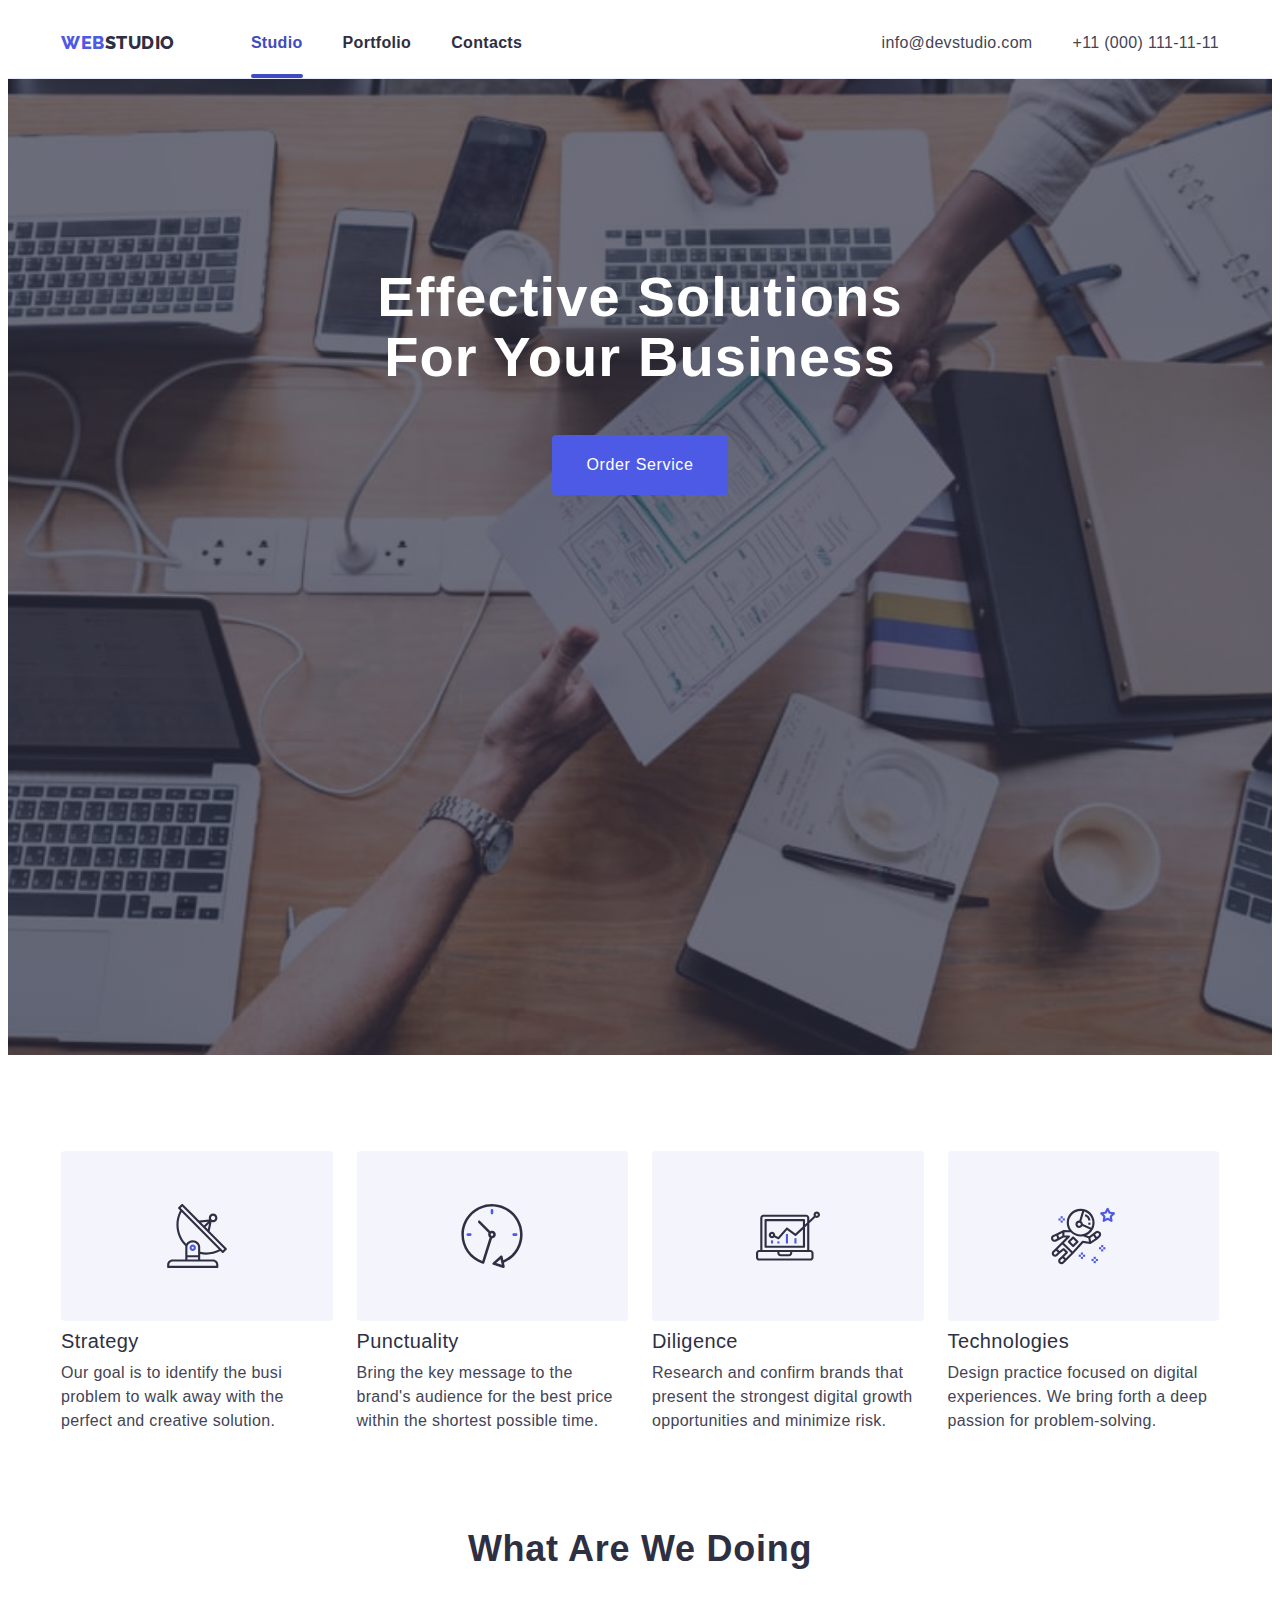
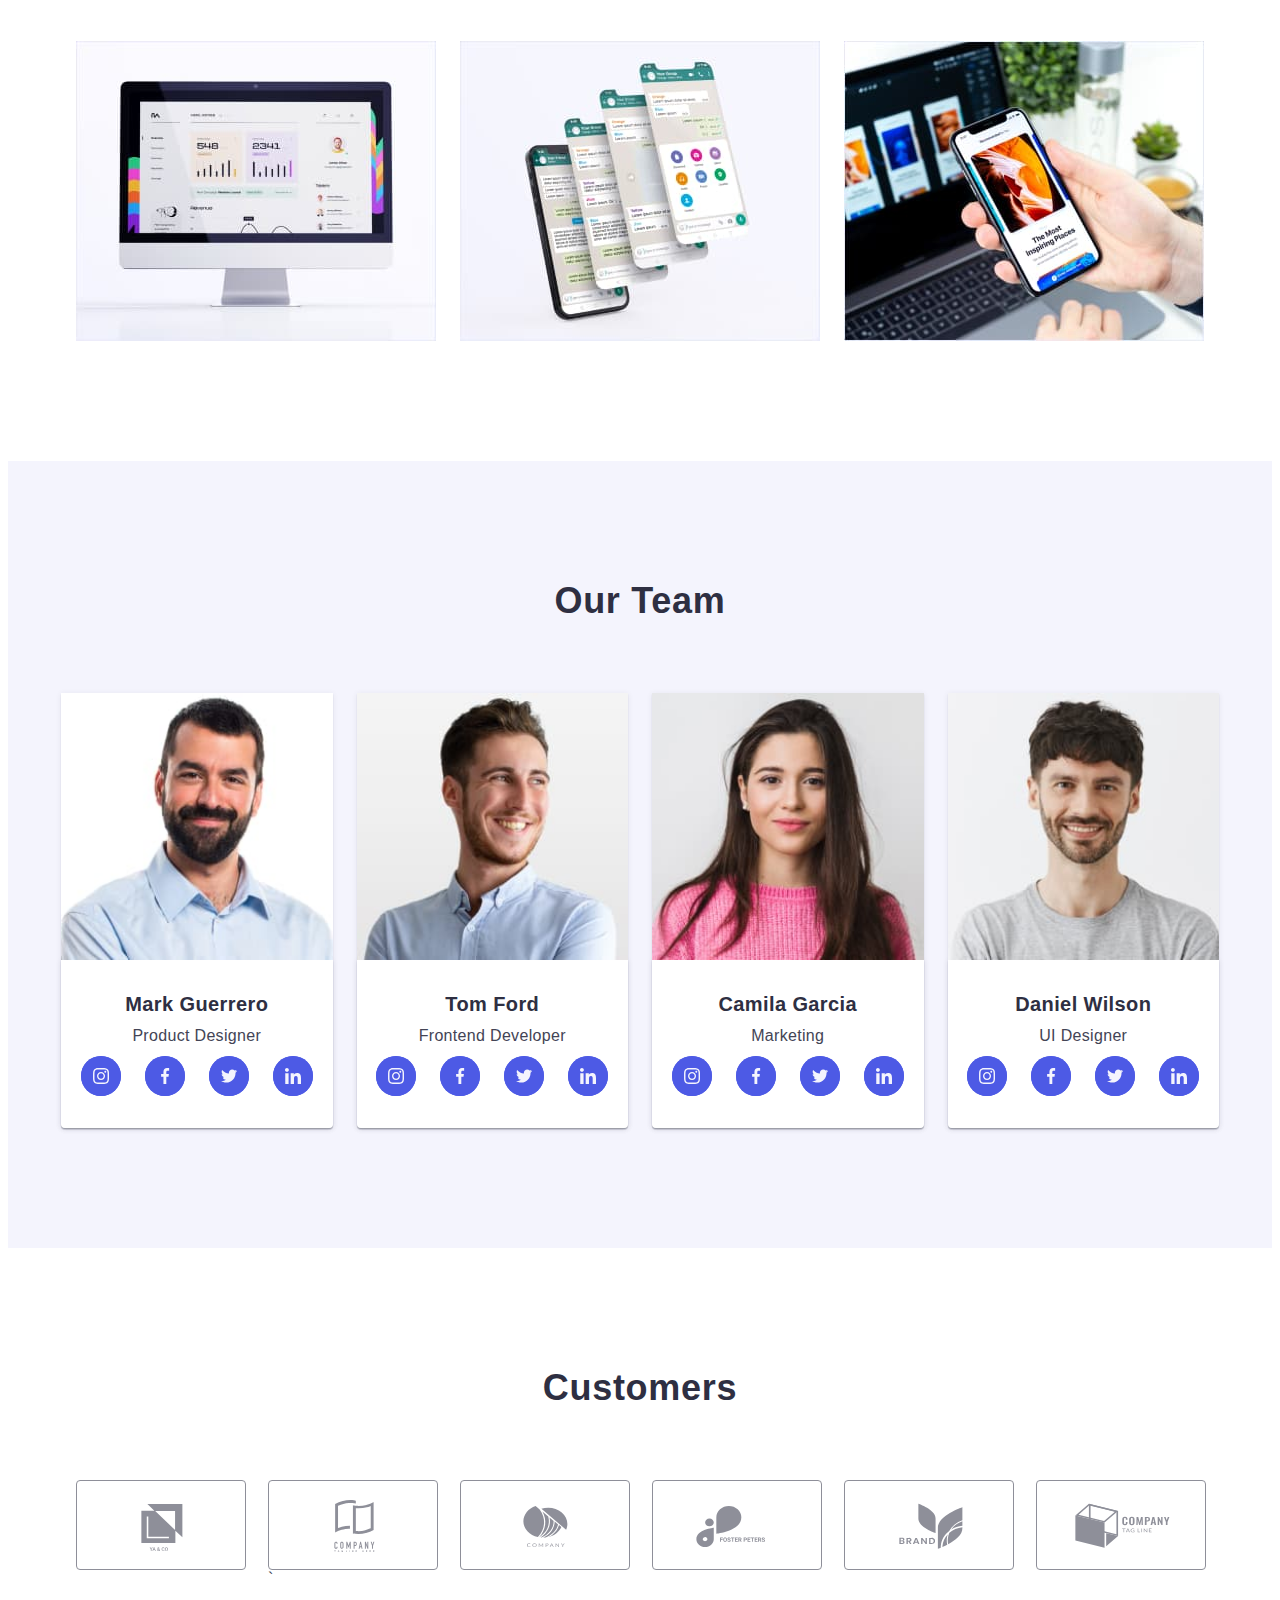
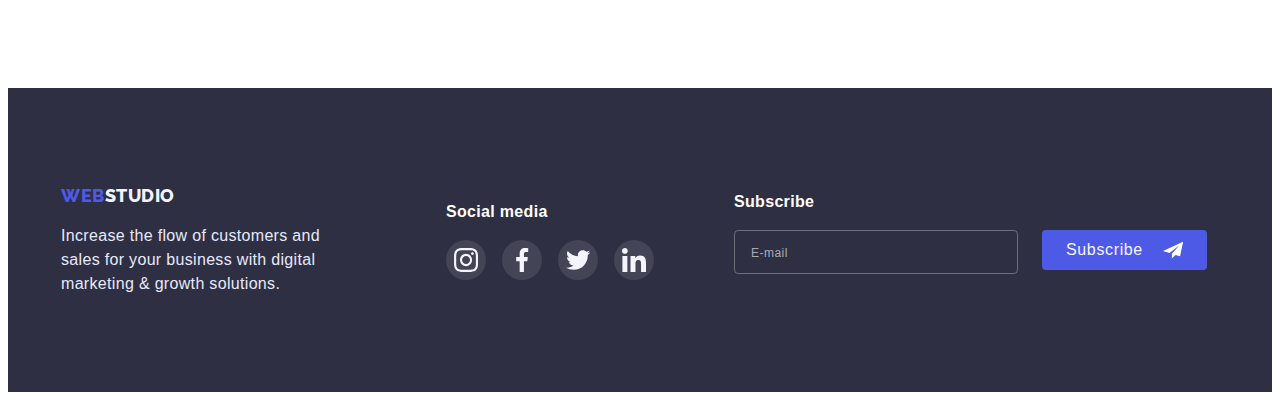
<file: index.html>
<!DOCTYPE html>
<html lang="en">

<head>
    <meta charset="UTF-8" />
    <meta http-equiv="X-UA-Compatible" content="IE=edge" />
    <meta name="viewport" content="width=device-width, initial-scale=1.0" />
    <link rel="stylesheet" href="https://cdnjs.cloudflare.com/ajax/libs/modern-normalize/1.1.0/modern-normalize.min.css"
        integrity="sha512-wpPYUAdjBVSE4KJnH1VR1HeZfpl1ub8YT/NKx4PuQ5NmX2tKuGu6U/JRp5y+Y8XG2tV+wKQpNHVUX03MfMFn9Q=="
        crossorigin="anonymous" referrerpolicy="no-referrer" />
    <link rel="preconnect" href="https://fonts.googleapis.com">
    <link rel="preconnect" href="https://fonts.gstatic.com" crossorigin>
    <link
        href="https://fonts.googleapis.com/css2?family=Raleway:wght@800&familybenefitswght@400;500;700;900&display=swap"
        rel="stylesheet">
    <link rel="stylesheet" href="https://cdnjs.cloudflare.com/ajax/libs/animate.css/4.1.1/animate.min.css" />

    <link href="https://unpkg.com/aos@2.3.1/dist/aos.css" rel="stylesheet">
    <link rel="stylesheet" href="./css/style.css">
    <link rel="stylesheet" href="./css/mobil.css">
    <link rel="stylesheet" href="./css/tablet.css">
    <link rel="stylesheet" href="./css/desktop.css">

    <title>WebStudio</title>
</head>

<body>
    <header class="header">
        <div class="header-nav container ">
            <nav class="flex">
                <a href="./index.html" class="logo link">WEB<span class="logo-black-studio link">STUDIO</span></a>
                <ul class="header-list list">
                    <li class="nav-item"><a href="./index.html" class="header-link active link">Studio</a></li>
                    <li class="nav-item"><a href="./portfolio.html" class="header-link link">Portfolio</a>
                    </li>
                    <li class="nav-item"><a href="" class="hover-nav header-link link">Contacts</a></li>
                </ul>
            </nav>
            <ul class="auth-nav list flex">
                <li class="auth-nav-item"><a href="mailto:info@devstudio.com"
                        class="auth-nav-link link">info@devstudio.com</a></li>
                <li class="auth-nav-item"><a href="tel:+110001111111" class="auth-nav-link link">+11 (000)
                        111-11-11</a></li>
            </ul>
            <button class="menu-open" type="button" data-menu-open>
                <svg class="menu-open-icon" width="32" height="22">
                    <use class="open-icon" href="./images/icons.svg#burger-icon"></use>
                </svg>
            </button>

        </div>
        </div>
        <div class="mob-menu is-hidden" data-menu>
            <div class="container">
                <div class="mob-menu-top">
                    <button type="button" class="mobail-close-btn" data-menu-close>
                        <svg class="close-icon" width="8px" height="8px">
                            <use href="./images/icons.svg#icon-close"></use>
                        </svg>
                    </button>

                    <nav class="mobile-nav">
                        <ul class="mob-nav-list list">
                            <li class="mob-nav-item"><a href="./index.html " class="mob-nav-link active link">Studio</a>
                            </li>
                            <li class="mob-nav-item"><a href="./portfolio.html" class="mob-nav-link link">Portfolio</a>
                            </li>
                            <li class="mob-nav-item"><a href="" class="mob-nav-link link">Contacts</a></li>
                        </ul>
                    </nav>
                </div>
                <div class="mob-menu-bot">
                    <a href="tel:+110001111111" class="mob-nav-tel link">+11 (000) 111-11-11</a>
                    <a href="mailto:info@devstudio.com" class="mob-nav-mail link">info@devstudio.com</a></li>


                    <ul class="mob-soc-list list">
                        <li class="mob-soc-item">
                            <a href="" class="mob-soc-link">
                                <svg class="team-soc-icon" width="16" height="16">
                                    <use class="icon-soc-link" href="./images/icons.svg#icon-instagram">
                                    </use>
                                </svg>
                            </a>
                        </li>
                        <li class="mob-soc-item">
                            <a href="" class="mob-soc-link">
                                <svg class="team-soc-icon" width="16" height="16">
                                    <use class="icon-soc-link" href="./images/icons.svg#icon-facebook">
                                    </use>
                                </svg>
                            </a>
                        </li>
                        <li class="mob-soc-item">
                            <a href="" class="mob-soc-link">
                                <svg class="team-soc-icon" width="16" height="16">
                                    <use class="icon-soc-link" href="./images/icons.svg#icon-twitter"></use>
                                </svg>
                            </a>
                        </li>
                        <li class="mob-soc-item">
                            <a href="" class="mob-soc-link">
                                <svg class="team-soc-icon" width="16" height="16">
                                    <use class="icon-soc-link" href="./images/icons.svg#icon-linkedin">
                                    </use>
                                </svg>
                            </a>
                        </li>
                    </ul>
                </div>
            </div>

    </header>
    <main>
        <!-- HERO  -->
        <section class="hero">
            <div class="hero-box container">
                <h1 class="hero-title">Effective Solutions For Your Business</h1>
                <button type="button" class="hero-btn" data-modal-open>Order Service</button>
            </div>
        </section>
        <!-- ----------FEATURES---------- -->
        <section class="features">
            <div class="container">
                <ul class="features-list list ">
                    <li class="features-item">
                        <div class="features-img-box">
                            <svg class="features-img" width="64" height="64">
                                <use href="./images/icons.svg#icon-strategy"></use>
                            </svg>
                        </div>
                        <h3 class="item-title">Strategy</h3>
                        <p class="item-txt">Our goal is to identify the busi
                            problem to walk away with the
                            perfect and creative solution.</p>
                    </li>
                    <li class="features-item">
                        <div class="features-img-box">
                            <svg class="features-img" width="64" height="64">
                                <use href="./images/icons.svg#icon-punctuality"></use>
                            </svg>
                        </div>
                        <h3 class="item-title">Punctuality</h3>
                        <p class="item-txt">Bring the key message to the
                            brand's audience for the best price
                            within the shortest possible time.</p>
                    </li>
                    <li class="features-item">
                        <div class="features-img-box">
                            <svg class="features-img" width="64" height="64">
                                <use href="./images/icons.svg#icon-diligence"></use>
                            </svg>
                        </div>
                        <h3 class="item-title">Diligence</h3>
                        <p class="item-txt">Research and confirm brands that
                            present the strongest digital growth
                            opportunities and minimize risk.</p>
                    </li>
                    <li class="features-item">
                        <div class="features-img-box">
                            <svg class="features-img" width="64" height="64">
                                <use href="./images/icons.svg#icon-technology"></use>
                            </svg>
                        </div>
                        <h3 class="item-title">Technologies</h3>
                        <p class="item-txt">Design practice focused on digital
                            experiences. We bring forth a deep
                            passion for problem-solving.</p>
                    </li>
                </ul>
            </div>
        </section>
        <!-- benefist -->
        <section class="benefist">
            <div class="benefits-box ">
                <h2 class=" benefits-tittle title">What are we doing</h2>
                <ul class="benefits-list list flex">
                    <li class="benefits-item ">
                        <img src="./images/img111.jpg" alt="What are we doing" width="360" height="300" />
                    </li>
                    <li class="benefits-item ">
                        <img src="./images/img222.jpg" alt="What are we doing" width="360" height="300" />
                    </li>
                    <li class="benefits-item">
                        <img src="./images/img333.jpg" alt="What are we doing" width="360" height="300" />
                    </li>
                </ul>
            </div>
        </section>
        <!-- team -->
        <section class="sections team  list">
            <div class="team-box container">
                <h2 class="team-title title">Our Team</h2>
                <ul class="team-list list ">
                    <li class="team-item">
                        <img src="./images/team1.jpg" alt="Mark" width="264" height="260" />
                        <div class="team-item-box">
                            <h3 class="item-title ">Mark Guerrero</h3>
                            <p class="item-txt">Product Designer</p>
                            <div class="team-soc-wrap">
                                <ul class="team-soc-list">
                                    <li class="team-soc-item">
                                        <a href="" class="team-soc-link">
                                            <svg class="team-soc-icon" width="16" height="16">
                                                <use class="icon-soc-link" href="./images/icons.svg#icon-instagram">
                                                </use>
                                            </svg>
                                        </a>
                                    </li>
                                    <li class="team-soc-item">
                                        <a href="" class="team-soc-link">
                                            <svg class="team-soc-icon" width="16" height="16">
                                                <use class="icon-soc-link" href="./images/icons.svg#icon-facebook">
                                                </use>
                                            </svg>
                                        </a>
                                    </li>
                                    <li class="team-soc-item">
                                        <a href="" class="team-soc-link">
                                            <svg class="team-soc-icon" width="16" height="16">
                                                <use class="icon-soc-link" href="./images/icons.svg#icon-twitter"></use>
                                            </svg>
                                        </a>
                                    </li>
                                    <li class="team-soc-item">
                                        <a href="" class="team-soc-link">
                                            <svg class="team-soc-icon" width="16" height="16">
                                                <use class="icon-soc-link" href="./images/icons.svg#icon-linkedin">
                                                </use>
                                            </svg>
                                        </a>
                                    </li>
                                </ul>
                            </div>
                        </div>
                    </li>
                    <li class="team-item">
                        <img src="./images/team2.jpg" alt="Tom" width="264" height="260" />
                        <div class="team-item-box">
                            <h3 class="item-title ">Tom Ford</h3>
                            <p class="item-txt">Frontend Developer</p>
                            <div class="team-soc-wrap">
                                <ul class="team-soc-list">
                                    <li class="team-soc-item">
                                        <a href="" class="team-soc-link">
                                            <svg class="team-soc-icon" width="16" height="16">
                                                <use class="icon-soc-link" href="./images/icons.svg#icon-instagram">
                                                </use>
                                            </svg>
                                        </a>
                                    </li>
                                    <li class="team-soc-item">
                                        <a href="" class="team-soc-link">
                                            <svg class="team-soc-icon" width="16" height="16">
                                                <use class="icon-soc-link" href="./images/icons.svg#icon-facebook">
                                                </use>
                                            </svg>
                                        </a>
                                    </li>
                                    <li class="team-soc-item">
                                        <a href="" class="team-soc-link">
                                            <svg class="team-soc-icon" width="16" height="16">
                                                <use class="icon-soc-link" href="./images/icons.svg#icon-twitter"></use>
                                            </svg>
                                        </a>
                                    </li>
                                    <li class="team-soc-item">
                                        <a href="" class="team-soc-link">
                                            <svg class="team-soc-icon" width="16" height="16">
                                                <use class="icon-soc-link" href="./images/icons.svg#icon-linkedin">
                                                </use>
                                            </svg>
                                        </a>
                                    </li>
                                </ul>
                            </div>

                        </div>
                    <li class="team-item">
                        <img src="./images/team3.jpg" alt="Camila" width="264" height="260" />
                        <div class="team-item-box">
                            <h3 class="item-title ">Camila Garcia</h3>
                            <p class="item-txt">Marketing</p>
                            <div class="team-soc-wrap">
                                <ul class="team-soc-list">
                                    <li class="team-soc-item">
                                        <a href="" class="team-soc-link">
                                            <svg class="team-soc-icon" width="16" height="16">
                                                <use class="icon-soc-link" href="./images/icons.svg#icon-instagram">
                                                </use>
                                            </svg>
                                        </a>
                                    </li>
                                    <li class="team-soc-item">
                                        <a href="" class="team-soc-link">
                                            <svg class="team-soc-icon" width="16" height="16">
                                                <use class="icon-soc-link" href="./images/icons.svg#icon-facebook">
                                                </use>
                                            </svg>
                                        </a>
                                    </li>
                                    <li class="team-soc-item">
                                        <a href="" class="team-soc-link">
                                            <svg class="team-soc-icon" width="16" height="16">
                                                <use class="icon-soc-link" href="./images/icons.svg#icon-twitter"></use>
                                            </svg>
                                        </a>
                                    </li>
                                    <li class="team-soc-item">
                                        <a href="" class="team-soc-link">
                                            <svg class="team-soc-icon" width="16" height="16">
                                                <use class="icon-soc-link" href="./images/icons.svg#icon-linkedin">
                                                </use>
                                            </svg>
                                        </a>
                                    </li>
                                </ul>
                            </div>
                        </div>
                    </li>
                    <li class="team-item">
                        <img src="./images/team4.jpg" alt="Daniel" width="264" height="260" />
                        <div class="team-item-box">
                            <h3 class="item-title ">Daniel Wilson</h3>
                            <p class="item-txt">UI Designer</p>
                            <div class="team-soc-wrap">
                                <ul class="team-soc-list">
                                    <li class="team-soc-item">
                                        <a href="" class="team-soc-link">
                                            <svg class="team-soc-icon" width="16" height="16">
                                                <use class="icon-soc-link" href="./images/icons.svg#icon-instagram">
                                                </use>
                                            </svg>
                                        </a>
                                    </li>
                                    <li class="team-soc-item">
                                        <a href="" class="team-soc-link">
                                            <svg class="team-soc-icon" width="16" height="16">
                                                <use class="icon-soc-link" href="./images/icons.svg#icon-facebook">
                                                </use>
                                            </svg>
                                        </a>
                                    </li>
                                    <li class="team-soc-item">
                                        <a href="" class="team-soc-link">
                                            <svg class="team-soc-icon" width="16" height="16">
                                                <use class="icon-soc-link" href="./images/icons.svg#icon-twitter"></use>
                                            </svg>
                                        </a>
                                    </li>
                                    <li class="team-soc-item">
                                        <a href="" class="team-soc-link">
                                            <svg class="team-soc-icon" width="16" height="16">
                                                <use class="icon-soc-link" href="./images/icons.svg#icon-linkedin">
                                                </use>
                                            </svg>
                                        </a>
                                    </li>
                                </ul>
                            </div>
                        </div>
                    </li>
                </ul>
            </div>
        </section>
        <!-- Customers -->
        <section class=" customers">
            <div class="container box-customers">
                <h2 class="customer-title title">Customers</h2>
                <ul class="customers-list list">
                    <li class="customers-item">
                        <a href="" class="customer-link">
                            <svg class="customers-icon" width="104" height="56">
                                <use href="./images/icons.svg#icon-custom-one"></use>
                            </svg>
                        </a>
                    </li>
                    <li class="customers-item">
                        <a href="" class="customer-link">
                            <svg class="customers-icon" width="104" height="56">
                                <use href="./images/icons.svg#icon-custom-two"></use>
                            </svg>
                        </a>`
                    </li>
                    <li class="customers-item">
                        <a href="" class="customer-link">
                            <svg class="customers-icon" width="104" height="56">
                                <use href="./images/icons.svg#icon-custom-three"></use>
                            </svg>
                        </a>
                    </li>
                    <li class="customers-item">
                        <a href="" class="customer-link">
                            <svg class="customers-icon" width="104" height="56">
                                <use href="./images/icons.svg#icon-custom-four"></use>
                            </svg>
                        </a>
                    </li>
                    <li class="customers-item">
                        <a href="" class="customer-link">
                            <svg class="customers-icon" width="104" height="56">
                                <use href="./images/icons.svg#icon-custom-five"></use>
                            </svg>
                        </a>
                    </li>
                    <li class="customers-item">
                        <a href="" class="customer-link">
                            <svg class="customers-icon" width="104" height="56">
                                <use href="./images/icons.svg#icon-custom-six"></use>
                            </svg>
                        </a>
                    </li>
                </ul>
            </div>
        </section>
    </main>
    <footer class="footer">
        <div class="container footer-box">

            <div class="footer-info">
                <a href="./index.html" class="logo  link">WEB<span class="footer-logo-white link">STUDIO</span></a>
                <p class="footer-text">
                    Increase the flow of customers and sales for your business with
                    digital marketing & growth solutions.
                </p>
            </div>
            <div class=" footer-soc">
                <h3 class="footer-soc-title">Social media</h3>
                <ul class="footer-soc-list list">
                    <li class="footer-soc-item">
                        <a href="" class="footer-soc-link">
                            <svg class="footer-soc-icon" width="24" height="24">
                                <use href="./images/icons.svg#icon-instagram"></use>
                            </svg>
                        </a>
                    </li>
                    <li class="footer-soc-item">
                        <a href="" class="footer-soc-link">
                            <svg class="footer-soc-icon" width="24" height="24">
                                <use href="./images/icons.svg#icon-facebook"></use>
                            </svg>
                        </a>
                    </li>
                    <li class="footer-soc-item">
                        <a href="" class="footer-soc-link">
                            <svg class="footer-soc-icon" width="24" height="24">
                                <use href="./images/icons.svg#icon-twitter"></use>
                            </svg>
                        </a>
                    </li>
                    <li class="footer-soc-item">
                        <a href="" class="footer-soc-link">
                            <svg class="footer-soc-icon" width="24" height="24">
                                <use href="./images/icons.svg#icon-linkedin"></use>
                            </svg>
                        </a>
                    </li>
                </ul>
            </div>

            <div class="subscribe-input-box">
                <h2 class="footer-soc-title">Subscribe</h2>
                <form class="subscribe-form">
                    <input type="email" class="subscribe-input" placeholder="E-mail">
                    <button type="submit" class="subscribe-btn">Subscribe
                        <svg class="icon-telegram" width="20" height="24">
                            <use href="./images/icons.svg#icon-telegram"></use>
                        </svg>
                    </button>
                </form>
            </div>
        </div>
    </footer>
    <!-- modal input -->
    <div class="backdrop is-hidden" data-modal>
        <div class="modal">
            <button type="button" class="modal-close-btn" data-modal-close>
                <svg class="close-icon" width="8px" height="8px">
                    <use href="./images/icons.svg#icon-close"></use>
                </svg>
            </button>
            <p class="modal-title">Leave your contacts and we will call you back</p>
            <form class="modal-form">
                <div class="modal-field">
                    <label><span class="input-name">Name</span>
                        <span class="input-wrap">
                            <input type="name" class="modal-input" name="user" required>
                            <svg class="input-icon" width="12" height="12">
                                <use href="./images/icons.svg#icon-name"></use>
                            </svg>
                        </span>
                    </label>
                </div>
                <label><span class="input-name">Phone</span>
                    <span class="input-wrap">
                        <input type="tel" class="modal-input" name="phone" required>
                        <svg class="input-icon" width="13" height="13">
                            <use href="./images/icons.svg#icon-phone"></use>
                        </svg>
                    </span>
                </label>
                <div class="modal-field">
                    <label><span class="input-name">Email</span>
                        <span class="input-wrap">
                            <input type="email" class="modal-input" name="email">
                            <svg class="input-icon" width="15" height="12">
                                <use href="./images/icons.svg#icon-mail"></use>
                            </svg>
                        </span>
                    </label>
                </div>
                <div class="modal-field">
                    <label><span class="input-name">Comment</span>
                        <textarea name="" id="" class="modal-input-comment" placeholder="Text input"></textarea>
                    </label>
                </div>
                <div class="input-check-box">
                    <input type="checkbox" name="privacy" id="privacy" class=" visually-hidden input-check">
                    <label for="privacy" class="check-text">
                        <span>
                            <svg class="icon-check" width="10" height="8">
                                <use href="./images/icons.svg#icon-nike"></use>
                            </svg>
                        </span>
                        I accept the terms and conditions of the<a href="" class="input-link">Privacy
                            Policy</a></label>
                </div>
                <button type="submit" class="modal-btn">Send</button>
            </form>
        </div>

        <script src="./js/modal.js"></script>
        <script src="./js/mobail.js"></script>
        <script src="https://unpkg.com/aos@2.3.1/dist/aos.js"></script>
        <script>
            AOS.init();
        </script>
</body>

</html>
</file>
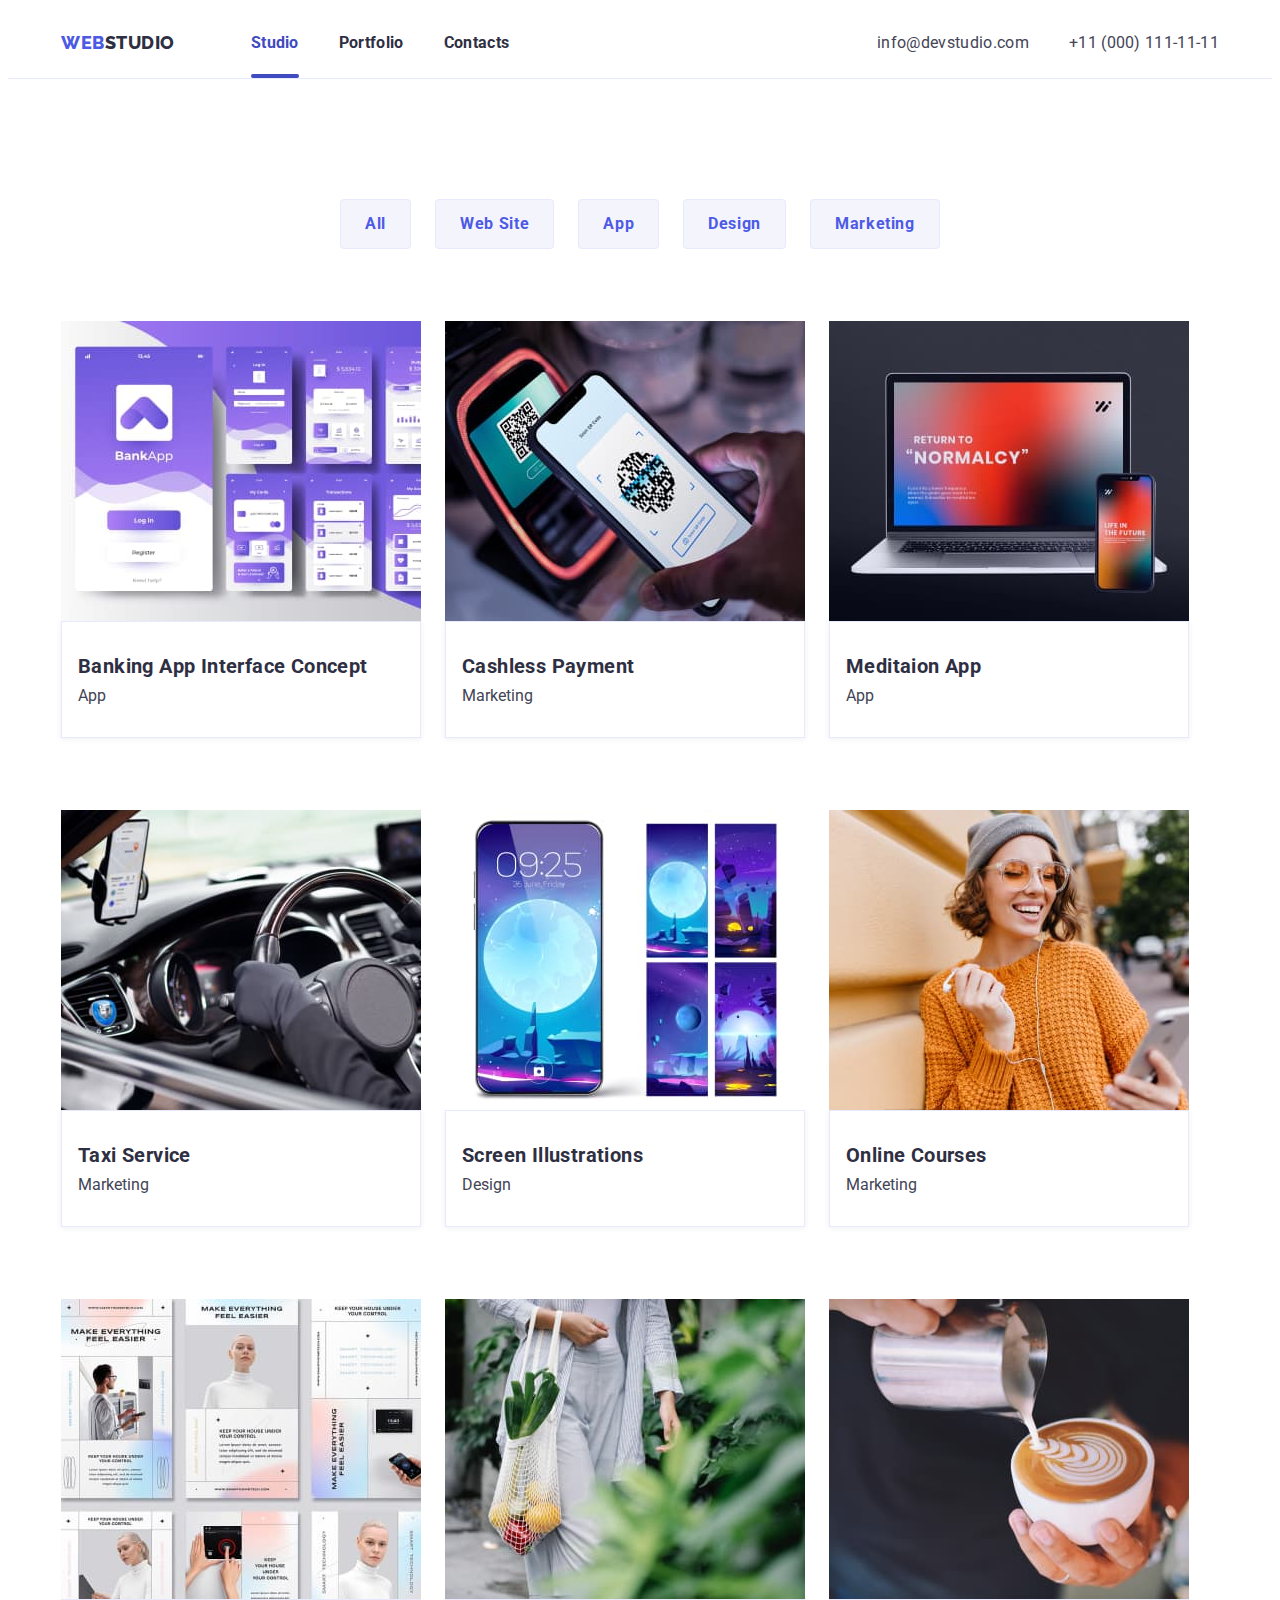
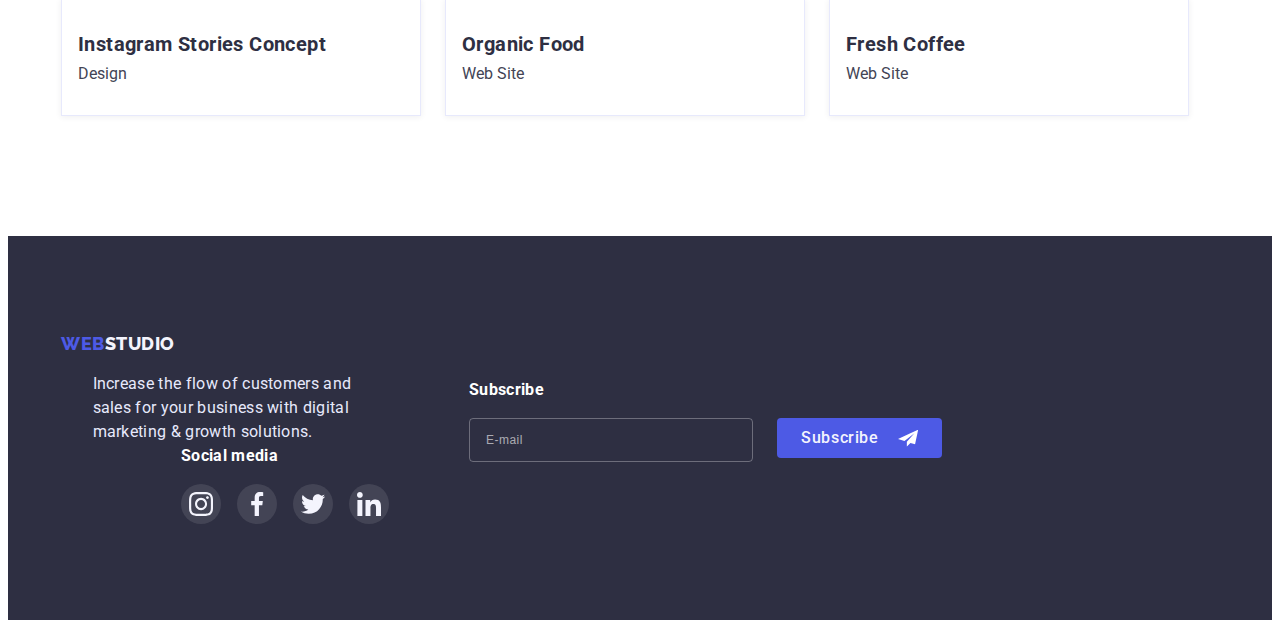
<file: portfolio.html>
<!DOCTYPE html>
<html lang="en">

<head>
    <meta charset="UTF-8" />
    <meta http-equiv="X-UA-Compatible" content="IE=edge" />
    <meta name="viewport" content="width=device-width, initial-scale=1.0" />
    <link rel="stylesheet" href="https://cdnjs.cloudflare.com/ajax/libs/modern-normalize/1.1.0/modern-normalize.min.css"
        integrity="sha512-wpPYUAdjBVSE4KJnH1VR1HeZfpl1ub8YT/NKx4PuQ5NmX2tKuGu6U/JRp5y+Y8XG2tV+wKQpNHVUX03MfMFn9Q=="
        crossorigin="anonymous" referrerpolicy="no-referrer" />
    <link rel="stylesheet" href="https://cdnjs.cloudflare.com/ajax/libs/animate.css/4.1.1/animate.min.css" />
    <link rel="preconnect" href="https://fonts.googleapis.com">
    <link rel="preconnect" href="https://fonts.gstatic.com" crossorigin>
    <link href="https://fonts.googleapis.com/css2?family=Raleway:wght@800&family=Roboto:wght@400;700;900&display=swap"
        rel="stylesheet">
    <link href="https://unpkg.com/aos@2.3.1/dist/aos.css" rel="stylesheet">
    <link rel="stylesheet" href="./css/style.css">
    <link rel="stylesheet" href="./css/mobil.css">
    <link rel="stylesheet" href="./css/tablet.css">
    <link rel="stylesheet" href="./css/desktop.css">
    <title>WebStudio</title>
</head>

<body>

    <header class="header">
        <div class="header-nav container ">
            <nav class="flex">
                <a href="./index.html" class="logo link">WEB<span class="logo-black-studio link">STUDIO</span></a>
                <ul class="header-list list">
                    <li class="nav-item"><a href="./index.html" class="header-link active link">Studio</a></li>
                    <li class="nav-item"><a href="./portfolio.html" class="header-link link">Portfolio</a>
                    </li>
                    <li class="nav-item"><a href="" class="hover-nav header-link link">Contacts</a></li>
                </ul>
            </nav>
            <ul class="auth-nav list flex">
                <li class="auth-nav-item"><a href="mailto:info@devstudio.com"
                        class="auth-nav-link link">info@devstudio.com</a></li>
                <li class="auth-nav-item"><a href="tel:+110001111111" class="auth-nav-link link">+11 (000)
                        111-11-11</a></li>
            </ul>
            <button class="menu-open" type="button" data-menu-open>
                <svg class="menu-open-icon" width="32" height="22">
                    <use class="open-icon" href="./images/icons.svg#burger-icon"></use>
                </svg>
            </button>

        </div>
        </div>
        <div class="mob-menu is-hidden" data-menu>
            <div class="container">
                <div class="mob-menu-top">
                    <button type="button" class="mobail-close-btn" data-menu-close>
                        <svg class="close-icon" width="8px" height="8px">
                            <use href="./images/icons.svg#icon-close"></use>
                        </svg>
                    </button>

                    <nav class="mobile-nav">
                        <ul class="mob-nav-list list">
                            <li class="mob-nav-item"><a href="./index.html " class="mob-nav-link active link">Studio</a>
                            </li>
                            <li class="mob-nav-item"><a href="./portfolio.html" class="mob-nav-link link">Portfolio</a>
                            </li>
                            <li class="mob-nav-item"><a href="" class="mob-nav-link link">Contacts</a></li>
                        </ul>
                    </nav>
                </div>
                <div class="mob-menu-bot">
                    <a href="tel:+110001111111" class="mob-nav-tel link">+11 (000) 111-11-11</a>
                    <a href="mailto:info@devstudio.com" class="mob-nav-mail link">info@devstudio.com</a></li>


                    <ul class="mob-soc-list list">
                        <li class="mob-soc-item">
                            <a href="" class="mob-soc-link">
                                <svg class="team-soc-icon" width="16" height="16">
                                    <use class="icon-soc-link" href="./images/icons.svg#icon-instagram">
                                    </use>
                                </svg>
                            </a>
                        </li>
                        <li class="mob-soc-item">
                            <a href="" class="mob-soc-link">
                                <svg class="team-soc-icon" width="16" height="16">
                                    <use class="icon-soc-link" href="./images/icons.svg#icon-facebook">
                                    </use>
                                </svg>
                            </a>
                        </li>
                        <li class="mob-soc-item">
                            <a href="" class="mob-soc-link">
                                <svg class="team-soc-icon" width="16" height="16">
                                    <use class="icon-soc-link" href="./images/icons.svg#icon-twitter"></use>
                                </svg>
                            </a>
                        </li>
                        <li class="mob-soc-item">
                            <a href="" class="mob-soc-link">
                                <svg class="team-soc-icon" width="16" height="16">
                                    <use class="icon-soc-link" href="./images/icons.svg#icon-linkedin">
                                    </use>
                                </svg>
                            </a>
                        </li>
                    </ul>
                </div>
            </div>

    </header>
    <main>
        <section class="main sections">
            <div class="container">
                <h1 class="visually-hidden">webstudio</h1>
                <!-- /* --------------BTN FILTER---------------- */ -->
                <!-- /* --------------BTN FILTER---------------- */ -->
                <ul class="btn-list list">
                    <li><button type="button" class="btn">All</button></li>
                    <li><button type="button" class="btn">Web Site</button></li>
                    <li><button type="button" class="btn">App</button></li>
                    <li><button type="button" class="btn">Design</button></li>
                    <li><button type="button" class="btn">Marketing</button></li>
                </ul>
                <!-- /* --------------HERO---------------- */
            /* --------------HERO---------------- */ -->
                <ul class="main-list list portfolio">
                    <li class="main-item ">
                        <div class="surface-wrap">
                            <img src="./images/img11.jpg" alt="fioletapp" width="360" height="300">
                            <p class="surface-text">14 Stylish and User-Friendly App Design Concepts · Task Manager App
                                ·
                                Calorie Tracker App · Exotic Fruit Ecommerce App · Cloud Storage App</p>
                        </div>
                        <div class="text-box">
                            <h2 class="item-title">Banking App Interface Concept</h2>
                            <p class="item-text">App</p>

                        </div>
                    <li class="main-item">
                        <div class="surface-wrap">
                            <img src="./images/img22.jpg" alt="onlyblue" width="360" height="300">
                            <p class="surface-text">14 Stylish and User-Friendly App Design Concepts · Task Manager App
                                ·
                                Calorie Tracker App · Exotic Fruit Ecommerce App · Cloud Storage App</p>
                        </div>
                        <div class="text-box">
                            <h2 class="item-title">Cashless Payment</h2>
                            <p class="item-text">Marketing</p>
                        </div>
                    </li>
                    <li class="main-item">
                        <div class="surface-wrap">
                            <img src="./images/img33.jpg" alt="laptopsmartphone" width="360" height="300">
                            <p class="surface-text">14 Stylish and User-Friendly App Design Concepts · Task Manager App
                                ·
                                Calorie Tracker App · Exotic Fruit Ecommerce App · Cloud Storage App</p>
                        </div>
                        <div class="text-box">
                            <h2 class="item-title">Meditaion App</h2>
                            <p class="item-text">App</p>
                        </div>
                    </li>
                    <li class="main-item">
                        <div class="surface-wrap">
                            <img src="./images/img44.jpg" alt="saloncar" width="360" height="300">
                            <p class="surface-text">14 Stylish and User-Friendly App Design Concepts · Task Manager App
                                ·
                                Calorie Tracker App · Exotic Fruit Ecommerce App · Cloud Storage App</p>
                        </div>
                        <div class="text-box">
                            <h2 class="item-title">Taxi Service</h2>
                            <p class="item-text">Marketing</p>
                        </div>
                    </li>
                    <li class="main-item">
                        <div class="surface-wrap">
                            <img src="./images/img55.jpg" alt="themeforphone" width="360" height="300">
                            <p class="surface-text">14 Stylish and User-Friendly App Design Concepts · Task Manager App
                                ·
                                Calorie Tracker App · Exotic Fruit Ecommerce App · Cloud Storage App</p>
                        </div>
                        <div class="text-box">
                            <h2 class="item-title">Screen Illustrations</h2>
                            <p class="item-text">Design</p>
                        </div>
                    </li>
                    <li class="main-item">
                        <div class="surface-wrap">
                            <img src="./images/img66.jpg" alt="girlorange" width="360" height="300">
                            <p class="surface-text">14 Stylish and User-Friendly App Design Concepts · Task Manager App
                                ·
                                Calorie Tracker App · Exotic Fruit Ecommerce App · Cloud Storage App</p>
                        </div>
                        <div class="text-box">
                            <h2 class="item-title">Online Courses</h2>
                            <p class="item-text">Marketing</p>
                        </div>
                    </li>
                    <li class="main-item">
                        <div class="surface-wrap">
                            <img src="./images/img77.jpg" alt="instasamka" width="360" height="300">
                            <p class="surface-text">14 Stylish and User-Friendly App Design Concepts · Task Manager App
                                ·
                                Calorie Tracker App · Exotic Fruit Ecommerce App · Cloud Storage App</p>
                        </div>
                        <div class="text-box">
                            <h2 class="item-title">Instagram Stories Concept</h2>
                            <p class="item-text">Design</p>
                        </div>
                    </li>
                    <li class="main-item">
                        <div class="surface-wrap">
                            <img src="./images/img88.jpg" alt="freshfood" width="360" height="300">
                            <p class="surface-text">14 Stylish and User-Friendly App Design Concepts · Task Manager App
                                ·
                                Calorie Tracker App · Exotic Fruit Ecommerce App · Cloud Storage App</p>
                        </div>
                        <div class="text-box">
                            <h2 class="item-title">Organic Food</h2>
                            <p class="item-text">Web Site</p>
                        </div>
                    </li>
                    <li class="main-item">
                        <div class="surface-wrap">
                            <img src="./images/img99.jpg" alt="lateart" width="360" height="300">
                            <p class="surface-text">14 Stylish and User-Friendly App Design Concepts · Task Manager App
                                ·
                                Calorie Tracker App · Exotic Fruit Ecommerce App · Cloud Storage App</p>
                        </div>
                        <div class="text-box ">
                            <h2 class="item-title">Fresh Coffee</h2>
                            <p class="item-text">Web Site</p>
                        </div>
                    </li>
                </ul>
            </div>
        </section>
    </main>

    <footer class="footer">
        <div class="container footer-box">
            <div class="tablet-version">
                <div class="footer-info">
                    <a href="./index.html" class="logo  link">WEB<span class="footer-logo-white link">STUDIO</span></a>
                    <p class="footer-text">
                        Increase the flow of customers and<br> sales for your business with
                        digital<br> marketing & growth solutions.
                    </p>
                </div>
                <div class="footer-soc">
                    <h3 class="footer-soc-title">Social media</h3>
                    <ul class="footer-soc-list list">
                        <li class="footer-soc-item">
                            <a href="" class="footer-soc-link">
                                <svg class="footer-soc-icon" width="24" height="24">
                                    <use href="./images/icons.svg#icon-instagram"></use>
                                </svg>
                            </a>
                        </li>
                        <li class="footer-soc-item">
                            <a href="" class="footer-soc-link">
                                <svg class="footer-soc-icon" width="24" height="24">
                                    <use href="./images/icons.svg#icon-facebook"></use>
                                </svg>
                            </a>
                        </li>
                        <li class="footer-soc-item">
                            <a href="" class="footer-soc-link">
                                <svg class="footer-soc-icon" width="24" height="24">
                                    <use href="./images/icons.svg#icon-twitter"></use>
                                </svg>
                            </a>
                        </li>
                        <li class="footer-soc-item">
                            <a href="" class="footer-soc-link">
                                <svg class="footer-soc-icon" width="24" height="24">
                                    <use href="./images/icons.svg#icon-linkedin"></use>
                                </svg>
                            </a>
                        </li>
                    </ul>
                </div>
            </div>
            <div class="subscribe-input-box">
                <h2 class="footer-soc-title">Subscribe</h2>
                <form class="subscribe-form">
                    <input type="email" class="subscribe-input" placeholder="E-mail">
                    <button type="submit" class="subscribe-btn">Subscribe
                        <svg class="icon-telegram" width="20" height="24">
                            <use href="./images/icons.svg#icon-telegram"></use>
                        </svg>
                    </button>
                </form>
            </div>
        </div>
    </footer>
    </div>
    <script src="./js/mobail.js"></script>
    <script src="./js/modal.js"></script>
    <script src="https://unpkg.com/aos@2.3.1/dist/aos.js"></script>
    <script>
        AOS.init();
    </script>
</body>

</html>
</file>
<file: css/style.css>
/* --------------GENERAL!!!!---------------- */
/* --------------GENERAL!!!!---------------- */
:root {
  --main-color: #434455;
  --title-color: #2e2f42;
  --blue-color: #4d5ae5;
  --customers-icon: #8e8f99;
  --btn-second-color: #404bbf;
  --btn-text-color: #f4f4fd;
  --transition: 250ms cubic-bezier(0.4, 0, 0.2, 1);
}

body {
  font-family: "roboto", sans-serif;
  color: var(--main-color);
}

p,
h1,
h2,
h3,
h4,
h5,
h6 {
  margin: 0;
}

ul,
ol {
  margin: 0;
  padding-left: 0;
}
.flex {
  display: flex;
}

img {
  display: block;
  width: 100%;
  max-width: 100%;
  height: auto;
}

.container {
  padding-left: 15px;
  padding-right: 15px;
  /* width: 1158px; */
  margin: 0 auto;
}
.visually-hidden {
  position: absolute;
  white-space: nowrap;
  width: 1px;
  height: 1px;
  overflow: hidden;
  border: 0;
  padding: 0;
  clip: rect(0 0 0 0);
  clip-path: inset(50%);
  margin: -1px;
}
.list {
  list-style: none;
}
.link {
  text-decoration: none;
}
.sections {
  padding-top: 120px;
  padding-bottom: 120px;
}
.item-txt {
  font-size: 16px;
  line-height: 1.5;
  letter-spacing: 0.02em;
}
.item-title {
  font-family: "Roboto" sans-serif;
  font-style: normal;
  font-weight: 700;
  font-size: 20px;
  line-height: 24px;
  letter-spacing: 0.02em;
  color: #2e2f42;
  margin-bottom: 8px;
}
.title {
  font-size: 36px;
  line-height: 1.11;
  letter-spacing: 0.02em;
  text-transform: capitalize;
  color: var(--title-color);
  text-align: center;
  margin-bottom: 72px;
}
/* -----------------LOGO------------------ */
/* -----------------LOGO------------------ */

.logo {
  margin: auto 0;
  font-family: "Raleway", sans-serif;
  font-style: normal;
  font-weight: 800;
  font-size: 18px;
  line-height: 1.33;
  letter-spacing: 0.03em;
  text-transform: uppercase;
  text-decoration: none;
  color: var(--blue-color);
}
.logo-black-studio {
  color: var(--title-color);
}

/* --------------HEADER---------------- */
/* --------------HEADER---------------- */

.header {
  display: flex;
  justify-content: space-between;
  height: 70px;
  border-bottom: 1px solid #e7e9fc;
}

.header-nav {
  display: flex;
  align-items: center;
  justify-content: space-between;
}

.header-list {
  display: none;
  margin-left: 76px;
}
.header-list .nav-item + .nav-item {
  margin-left: 40px;
}

.header-link {
  color: var(--title-color);
  display: block;
  padding-top: 24px;
  padding-bottom: 24px;
  font-weight: 700;
  line-height: 1.5;
  letter-spacing: 0.02em;
  text-decoration: none;
  transition: color 250ms cubic-bezier(0.4, 0, 0.2, 1);
  position: relative;
}

.header-link.active::after {
  content: "";
  position: absolute;
  width: 100%;
  height: 4px;
  border-radius: 2px;
  background-color: var(--btn-second-color);
  left: 0;
  bottom: -2px;
}

.header-link:hover,
.header-link:focus {
  color: #404bbf;
}
.active {
  color: #404bbf;
}

.auth-nav {
  display: none;
  margin-left: auto;
  gap: 40px;
}
.auth-nav-list {
  gap: 40px;
}
.auth-nav-link {
  display: block;

  font-weight: 400;
  line-height: 1.5;
  letter-spacing: 0.02em;
  text-decoration: none;
  color: var(--main-color);
  transition: color 250ms cubic-bezier(0.4, 0, 0.2, 1);
}
.auth-nav-link:hover,
.auth-nav-link:focus {
  color: #404bbf;
}

/* ---------modal=menu ------------*/
.menu-open {
  width: 32px;
  height: 22px;
  padding: 0;
  border: none;
  background-color: transparent;
}
.menu-open-icon {
  stroke: var(--title-color);
}

/* .menu-open {
  width: 32px;
  height: 22px;
  padding: 0;
  border: none;
  background-color: transparent;
}
.icon-soc-link {
  stroke: var(--title-color);
} */

/* ---menu---- */
.mob-menu {
  position: fixed;
  top: 0;
  left: 0;
  z-index: 1;
  padding: 40px;
  width: 100vw;
  height: 100vh;
  background-color: #ffffff;
}

.mob-menu > .container {
  height: 100%;
  display: flex;
  flex-direction: column;
  overflow: scroll;
  padding: 0;
}

.mobail-close-btn {
  display: block;
  width: 24px;
  height: 24px;
  margin: 0 auto;
  border-radius: 50%;
  background: #e7e9fc;
  border: 1px solid rgba(0, 0, 0, 0.1);
  cursor: pointer;
  margin-right: 0px;
  transition: fill var(--transition), background-color var(--transition),
    border-color var(--transition);
  margin-bottom: 16px;
}

.mobail-close-btn:hover,
.mobail-close-btn:focus {
  fill: #ffffff;
  background-color: var(--blue-color);
  border-color: transparent;
}

.mob-nav-link {
  font-family: "Roboto", sans-serif;
  font-style: normal;
  font-weight: 700;
  font-size: 36px;
  line-height: 1.11;
  letter-spacing: 0.02em;
  color: #2e2f42;
  text-decoration: none;
  transition: color 250ms cubic-bezier(0.4, 0, 0.2, 1);
  position: relative;
}
.mob-nav-item {
  margin-bottom: 40px;
}
.mob-menu > .container {
  height: 100%;
  display: flex;
  flex-direction: column;
  justify-content: space-between;
}
.mob-nav-item:hover,
.mob-nav-item:focus {
  color: #404bbf;
}
.mob-soc-item {
}
.mob-soc-link {
  width: 100%;
  height: 100%;
  background-color: var(--blue-color);
  border-radius: 50%;
  display: flex;
  align-items: center;
  justify-content: center;

  transition: background-color var(--transition);
}
.mob-soc-link:hover,
.mob-soc-link:focus {
  background-color: var(--btn-second-color);
}
.mob-soc-item {
  width: 40px;
  height: 40px;
}
.mob-nav-list:last-child {
  margin-bottom: 100px;
}
.mob-nav-tel {
  font-family: "Roboto", sans-serif;
  font-style: normal;
  font-weight: 600;
  font-size: 36px;
  line-height: 1.11;
  text-transform: capitalize;
  color: #4d5ae5;
  margin-bottom: 40px;
}
.mob-nav-mail {
  font-family: "Roboto", sans-serif;
  font-style: normal;
  font-weight: 500;
  font-size: 20px;
  line-height: 1.2;
  letter-spacing: 0.02em;
  color: #434455;
  margin-bottom: 48px;
}
.mob-soc-list {
  display: flex;
  gap: 56px;
}
.mob-menu-bot {
  display: flex;
  flex-direction: column;
}
.no-scroll {
  overflow: hidden;
}

/* --------------studio(main page)---------------- */
/* --------------studio(main page)---------------- */
/* --------------HERO---------------- */
.hero {
  /* width: 1440px;
  height: 600px; */
  margin: 0 auto;
  padding-top: 112px;
  padding-bottom: 112px;
  background-color: var(--title-color);

  background-image: linear-gradient(
      rgba(46, 47, 66, 0.7),
      rgba(46, 47, 66, 0.7)
    ),
    url(../images/hero-bgi-mob.jpg);
  background-size: cover;
  background-position: center;
  background-repeat: no-repeat;
  text-align: center;
}

@media (min-device-pixel-ratio: 2),
  (min-resolution: 192dpi),
  (min-resolution: 2dppx) {
  .hero {
    background-image: linear-gradient(
        rgba(46, 47, 66, 0.7),
        rgba(46, 47, 66, 0.7)
      ),
      url(../images/hero-bgi-mob-x2.jpg);
  }
}

.hero > .container {
  padding: 0;
  width: 100%;
}

.hero-title {
  max-width: 340px;

  margin: 0 auto;

  font-family: "Roboto", sans-serif;
  font-style: normal;
  font-weight: 700;
  font-size: 36px;
  line-height: 1.11;
  text-align: center;
  color: #ffffff;
  letter-spacing: 0.02em;

  /* font-size: 56px;
  line-height: 1.07;
  letter-spacing: 0.02em;
   */
}

.hero-btn {
  margin-top: 72px;
  display: inline-block;
  min-width: 170px;
  padding: 16px 32px;
  font-family: "Roboto", sans-serif;
  font-weight: 500;
  font-size: 16px;
  line-height: 1.5;
  letter-spacing: 0.04em;
  background-color: #4d5ae5;
  color: #ffffff;
  cursor: pointer;
  border-radius: 4px;
  text-align: center;
  border-color: transparent;
  transition: background-color 250ms cubic-bezier(0.4, 0, 0.2, 1),
    box-shadow 250ms cubic-bezier(0.4, 0, 0.2, 1);
}

.hero-btn:hover,
.hero-btn:focus {
  background-color: #404bbf;
  box-shadow: 0px 4px 4px rgba(0, 0, 0, 0.15);
}
/* --------------Features---------------- */
/* --------------Features---------------- */
.features {
  padding-top: 96px;
  padding-bottom: 96px;
}

.features-img-box {
  display: none;
}

.features-list {
  display: flex;
  gap: 72px;
  flex-wrap: wrap;
}
.features-list .features-item {
}

.features-item {
  background-color: #ffffff;
}
.features-item > .item-txt {
  font-weight: 500;
  font-size: 16px;
  line-height: 1.5;
  letter-spacing: 0.02em;
}
.features-item > .item-title {
  text-align: center;
  font-weight: 700;
  font-size: 36px;
  line-height: 1.11;
  letter-spacing: 0.02em;
}

/* --------------Benefits---------------- */
/* --------------Benefits---------------- */
.benefits-box {
  display: none;
}
.benefits-tittle {
}

.benefits-list {
  display: flex;
  justify-content: center;
  align-items: center;
  gap: 24px;
}
.benefits-item {
  background-color: #ffffff;
}
.benefist-list .benefits-item {
  width: calc((100% - 2 * 24px) / 3);
}

/* --------------our Team---------------- */
/* --------------our Team---------------- */

.team-soc-list {
  margin-top: 8px;
  display: flex;
  gap: 24px;
  justify-content: center;
  align-items: center;
}
.team-soc-item {
  border-radius: 50%;
  width: 40px;
  height: 40px;
  background-color: var(--blue-color);
  justify-content: center;
  display: flex;
  align-items: center;
}

.team-soc-link {
  width: 100%;
  height: 100%;
  background-color: var(--blue-color);
  justify-content: center;
  display: flex;
  align-items: center;
  border-radius: 50%;
  transition: background-color 250ms cubic-bezier(0.4, 0, 0.2, 1);
}
.team-soc-link:hover,
.team-soc-link:focus {
  background-color: var(--btn-second-color);
}

.icon-soc-link {
  fill: var(--btn-text-color);
}

.team-soc-icon {
}
.team {
  padding-top: 96px;
  padding-bottom: 128px;
  background-color: #f4f4fd;
}

.team-title {
}

.team-list {
  gap: 72px;
  display: flex;
  flex-wrap: wrap;
}

.team-item {
  width: 100%;
  display: block;
  box-shadow: 0px 1px 6px rgba(46, 47, 66, 0.08),
    0px 1px 1px rgba(46, 47, 66, 0.16), 0px 2px 1px rgba(46, 47, 66, 0.08);
  border-radius: 0px 0px 4px 4px;
  background-color: #ffffff;
}

.team-item-box {
  border-top: none;
  border-radius: 0px 0px 4px 4px;
  background-color: #ffffff;
  padding: 32px 16px;
  text-align: center;
  display: block;
  transition: box-shadow 250ms cubic-bezier(0.4, 0, 0.2, 1);
  box-shadow: 0px 1px 6px rgba(46, 47, 66, 0.08),
    0px 1px 1px rgba(46, 47, 66, 0.16), 0px 2px 1px rgba(46, 47, 66, 0.08);
}
.team-item-box:hover,
.team-item-box:focus {
  box-shadow: 0px 1px 6px rgba(46, 47, 66, 0.08),
    0px 1px 1px rgba(46, 47, 66, 0.16), 0px 2px 1px rgba(46, 47, 66, 0.08);
}
/* --------------CUSTOMERS---------------- */
/* --------------CUSTOMERS---------------- */

.customers {
  padding-top: 96px;
  padding-bottom: 96px;
}
.box-customers {
}
.customers-title {
}
.customers-list {
  display: flex;
  flex-wrap: wrap;
  justify-content: center;
  column-gap: 16px;
  row-gap: 72px;
}
.customers-item {
  width: calc((100% - 16px) / 2);
  height: 88px;
}
.customer-link {
  width: 100%;
  height: 100%;
  border: 1px solid var(--customers-icon);
  border-radius: 4px;
  display: flex;
  justify-content: center;
  align-items: center;
  fill: var(--customers-icon);
  transition: border-color 250ms cubic-bezier(0.4, 0, 0.2, 1),
    fill 250ms cubic-bezier(0.4, 0, 0.2, 1);
}
.customer-link:hover,
.customer-link:focus {
  border-color: #4d5ae5;
  fill: #4d5ae5;
}

/* --------------PORTFOLIO---------------- */
/* --------------PORTFOLIO---------------- */
/* --------------PORTFOLIO---------------- */

/* --------------BTN_FILTER---------------- */
/* --------------BTN_FILTER---------------- */
.btn {
  padding: 12px 24px;
  min-width: 69px;
  font-family: "Roboto", sans-serif;
  font-weight: 700;
  font-size: 16px;
  line-height: 1.5;
  letter-spacing: 0.04em;
  color: #4d5ae5;
  cursor: pointer;
  background-color: #f4f4fd;
  border: 1px solid #e7e9fc;
  border-radius: 4px;
  transition: color 250ms cubic-bezier(0.4, 0, 0.2, 1),
    background-color 250ms cubic-bezier(0.4, 0, 0.2, 1),
    border 250ms cubic-bezier(0.4, 0, 0.2, 1),
    box-shadow 250ms cubic-bezier(0.4, 0, 0.2, 1);
}
.btn:hover,
.btn:focus {
  background-color: #4d5ae5;
  color: #ffffff;
  border: 1px solid transparent;
  box-shadow: 0px 3px 1px rgba(0, 0, 0, 0.1), 0px 2px 1px rgba(0, 0, 0, 0.08),
    0px 2px 2px rgba(0, 0, 0, 0.12);
}
.btn-list {
  display: flex;
  flex-direction: row;
  flex-wrap: wrap;
  gap: 24px;
  margin-bottom: 48px;
}
/* --------------HERO portfolio---------------- */
/* --------------HERO portfolio---------------- */
.portfolio {
}
.main-item {
  transition: color 250ms;
}
.main-item:hover .surface-text {
  transform: translatey(0%);
}

.surface-wrap {
  position: relative;
  overflow: hidden;
}
.surface-text {
  position: absolute;
  top: 0;
  font-family: "Roboto", sans-serif;
  font-size: 16px;
  line-height: 1.5;
  letter-spacing: 0.02em;
  color: #f4f4fd;
  padding: 40px 32px;
  background-color: var(--blue-color);
  width: 100%;
  height: 100%;
  transform: translatey(100%);
  transition: transform 250ms cubic-bezier(0.4, 0, 0.2, 1);
  overflow: auto;
}
.main-item:hover,
.main-item:focus {
  box-shadow: 0px 1px 6px rgba(46, 47, 66, 0.08);
}

.text-box {
  display: block;
  border: 1px solid #e7e9fc;
  border-top: none;
  padding: 32px 16px;
  border: 1px solid #e7e9fc;
  box-shadow: 0px 1px 6px rgba(46, 47, 66, 0.08);
}

/* --------------FOOTER---------------- */
/* --------------FOOTER---------------- */
.footer {
  padding-top: 96px;
  padding-bottom: 96px;
  background-color: var(--title-color);
}
.footer-info {
  text-align: center;
}
.footer-text {
  margin: 0 auto;
  text-align: left;
  color: #e7e9fc;
  margin-top: 16px;
  max-width: 265px;
  font-weight: 400;
  font-size: 16px;
  line-height: 1.5;
  letter-spacing: 0.02em;
}
.footer-soc-title {
  font-size: 16px;
  line-height: 1.5;
  letter-spacing: 0.02em;
  color: #ffffff;
  text-align: center;
}

.footer-box {
  display: flex;
  flex-wrap: wrap;
  flex-direction: column;
  align-items: center;
  row-gap: 72px;
}

.footer-soc-list {
  display: flex;
  gap: 16px;
  margin-top: 16px;
  justify-content: center;
}
.footer-soc-item {
  width: 40px;
  height: 40px;
}
.footer-soc-icon {
  fill: var(--btn-text-color);
}
.footer-soc-link {
  width: 100%;
  height: 100%;
  background-color: rgba(255, 255, 255, 0.1);
  border-radius: 50%;
  display: flex;
  align-items: center;
  justify-content: center;
  transition: background 250ms cubic-bezier(0.4, 0, 0.2, 1);
}

.footer-soc-link:hover,
.footer-soc-link:focus {
  background: #31d0aa;
}
.footer-logo-white {
  color: #f4f4fd;
}

.subscribe-input-box {
  margin: 0 auto;
}

.subscribe-input {
  width: 396px;
  height: 40px;
  border: 1px solid rgba(255, 255, 255, 0.3);
  background-color: transparent;
  outline: none;
  border-radius: 4px;
  padding-left: 16px;
  margin-bottom: 16px;
}
.subscribe-input::placeholder {
  font-weight: 400;
  font-size: 12px;
  line-height: 2;
  letter-spacing: 0.04em;
  color: rgba(255, 255, 255, 0.6);
}
.subscribe-form {
  margin-top: 16px;
}

.subscribe-btn {
  margin: 0 auto;
  display: flex;
  height: 40px;
  min-width: 165px;
  padding: 8px 24px;
  align-items: center;
  justify-content: space-between;
  text-align: left;
  font-family: "Roboto", sans-serif;
  font-weight: 500;
  font-size: 16px;
  line-height: 1.5;
  letter-spacing: 0.04em;
  color: var(--btn-text-color);
  background: var(--blue-color);
  border-radius: 4px;
  border: transparent;
  outline: transparent;
  cursor: pointer;

  transition: background-color var(--transition), box-shadow var(--transition);
}
.icon-telegram {
  fill: #ffffff;
}

.subscribe-btn:hover,
.subscribe-btn:focus {
  background-color: var(--btn-second-color);
  box-shadow: 0px 4px 4px rgba(0, 0, 0, 0.15);
}

/* ------------MODAL------------- */
/* ------------MODAL------------- */
/* ------------MODAL------------- */

.backdrop {
  width: 100%;
  height: 100%;
  background-color: rgba(46, 47, 66, 0.4);
  position: fixed;
  top: 0;
  opacity: 1;
  transition: opacity 250ms cubic-bezier(0.4, 0, 0.2, 1),
    visibility 250ms cubic-bezier(0.4, 0, 0.2, 1);
}
.backdrop.is-hidden.modal {
  transform: translate(-50%, -50%) scale(0.7);

  transition: translate 250ms cubic-bezier(0.4, 0, 0.2, 1);
}
.modal {
  position: absolute;
  top: 50%;
  left: 50%;
  width: 458px;
  min-height: 586px;
  background: #fcfcfc;
  box-shadow: 0px 1px 1px rgba(0, 0, 0, 0.14), 0px 1px 3px rgba(0, 0, 0, 0.12),
    0px 2px 1px rgba(0, 0, 0, 0.2);
  border-radius: 4px;
  transform: translate(-50%, -50%) scale(0.9);
  transition: transform 250ms cubic-bezier(0.4, 0, 0.2, 1);
  padding: 24px;
}
.backdrop.is-hidden.modal {
  transform: translate(-50%, -50%) scale(0.9);
  transition: translate 250ms cubic-bezier(0.4, 0, 0.2, 1);
}

.modal-close-btn {
  display: block;
  width: 24px;
  height: 24px;
  margin: 0 auto;
  border-radius: 50%;
  background: #e7e9fc;
  border: 1px solid rgba(0, 0, 0, 0.1);
  cursor: pointer;
  margin-right: 0px;
  transition: fill var(--transition), background-color var(--transition),
    border-color var(--transition);
}

.modal-close-btn:hover,
.modal-close-btn:focus {
  fill: #ffffff;
  background-color: var(--blue-color);
  border-color: transparent;
}

.close-icon {
  width: 100%;
  height: 100%;
}
.is-hidden {
  opacity: 0;
  visibility: hidden;
  pointer-events: none;
}

.modal-title {
  margin-top: 24px;
  margin-bottom: 14px;
  font-weight: 600;
  font-size: 16px;
  line-height: 1.5;
  text-align: center;
  letter-spacing: 0.01em;
  color: #2e2f42;
}
.modal-field {
  margin-bottom: 8px;
}

.input-name {
  display: inline-block;
  margin-bottom: 4px;
  font-size: 12px;
  line-height: 133%;
  letter-spacing: 0.04em;
  color: #8e8f99;
}

.modal-input {
  height: 40px;
  width: 100%;
  border: 1px solid rgba(33, 33, 33, 0.2);
  border-radius: 4px;
  outline: none;
  padding-left: 38px;
}
.modal-input:focus + .input-icon {
  fill: var(--blue-color);
}
.modal-input:focus {
  border-color: var(--blue-color);
}

.input-wrap {
  position: relative;
}
.input-icon {
  position: absolute;
  left: 19px;
  top: 50%;
  transform: translateY(-50%);
}

.modal-input-comment {
  height: 120px;
  width: 100%;
  border: 1px solid rgba(33, 33, 33, 0.2);
  border-radius: 4px;

  outline: none;
  padding: 8px 16px;
  resize: none;
  margin: 0;
}

.modal-input-comment::placeholder {
  font-size: 12px;
  line-height: 133%;
  letter-spacing: 0.04em;
  color: rgba(117, 117, 117, 0.5);
}
.modal-input-comment:focus {
  border-color: var(--blue-color);
}

.check-text {
  font-size: 12px;
  line-height: 133%;
  letter-spacing: 0.04em;
  color: #757575;
  display: flex;
}
.input-link {
  color: var(--blue-color);
  margin-left: 4px;
}

.check-text span {
  width: 16px;
  height: 16px;
  border: 2px solid #2e2f42;
  border-radius: 3px;
  display: flex;
  align-items: center;
  justify-content: center;
  margin-right: 8px;
  fill: transparent;
}
.input-check:checked + .check-text span {
  outline: none;
  background-color: var(--blue-color);
  border-color: var(--blue-color);
  fill: #f4f4fd;
}
.modal-btn {
  display: block;
  margin: 24px auto;
  min-width: 170px;
  padding: 16px 32px;
  font-family: "Roboto", sans-serif;
  font-weight: 500;
  font-size: 16px;
  line-height: 1.5;
  letter-spacing: 0.04em;
  text-align: center;
  background-color: var(--blue-color);
  color: #ffffff;
  border-radius: 4px;
  border: transparent;
  cursor: pointer;
  outline: transparent;
  transition: background-color var(--transition), box-shadow var(--transition);
}
.modal-btn:hover,
.modal-btn:focus {
  background-color: var(--btn-second-color);
  box-shadow: 0px 4px 4px rgba(0, 0, 0, 0.15);
}
/* -------------------MEDIA-------------------- */
</file>
<file: css/mobil.css>
@media screen and (min-width: 480px) {
  .container {
    width: 428px;
  }
  /* HERO */
  .hero {
  }
}
</file>
<file: css/tablet.css>
@media screen and (min-width: 768px) {
  .container {
    width: 768px;
  }
  /* --------------HEADER---------------- */
  .auth-nav-link {
    padding: 0;
  }
  .header {
    height: 70px;
    margin: 0 auto;
  }
  .menu-open {
    display: none;
  }
  .mob-menu {
    display: none;
  }
  .header-list {
    display: flex;
    margin-left: 120px;
  }

  .auth-nav {
    display: block;
    margin-left: auto;
  }
  .header-link.active::after {
    bottom: 1px;
  }
  /* --------------HERO---------------- */
  .hero {
    padding-top: 111px;
    padding-bottom: 108px;
    background-image: linear-gradient(
        rgba(46, 47, 66, 0.7),
        rgba(46, 47, 66, 0.7)
      ),
      url(../images/hero-bgi-tab.jpg);
  }
  @media (min-device-pixel-ratio: 2),
    (min-resolution: 192dpi),
    (min-resolution: 2dppx) {
    .hero {
      background-image: linear-gradient(
          rgba(46, 47, 66, 0.7),
          rgba(46, 47, 66, 0.7)
        ),
        url(../images/hero-bgi-tab-x2.jpg);
    }
  }

  .hero-title {
    max-width: 528px;
    font-family: "Roboto", sans-serif;
    font-style: normal;
    font-weight: 700;
    font-size: 56px;
    line-height: 1.07;
    text-align: center;
    letter-spacing: 0.02em;
  }
  .hero-btn {
    margin-top: 40px;
  }

  /* ---------------features--------------- */
  .features-list {
    display: flex;
    column-gap: 24px;
    row-gap: 72px;
  }
  .features-list .features-item {
    width: calc((100% - 24px) / 2);
  }

  /* -----------------benfist------------------------ *

  /* ------------------team--------------------- */

  .team-list {
    display: flex;
    flex-wrap: wrap;
    column-gap: 24px;
    row-gap: 64px;
  }

  .features-item > .item-title {
    text-align: left;
  }

  .team-item {
    width: calc((100% - 24px) / 2);
  }
  /* ------------------Customer--------------------- */

  .customers-list {
    column-gap: 24px;
  }
  .customers-item {
    max-width: 168px;
  }

  /* ------------FOOTER------------- */
  .footer {
  }
  .footer > .container {
    max-width: 580px;
  }
  .footer-box {
    display: flex;
    flex-wrap: wrap;
    flex-direction: row;
    align-items: center;

    column-gap: 24px;
  }
  .footer-info {
    margin-bottom: 0;
    text-align: left;
  }
  .subscribe-form {
    display: flex;
    gap: 24px;
  }
  .subscribe-input-box {
    margin: 0;
  }
  .subscribe-input {
    width: 264px;
  }
  .footer-soc-title {
    text-align: left;
  }
  /*---------- PORTFOLIO-------- */
  .btn-list {
    display: flex;
    justify-content: center;
    gap: 24px;
    margin-bottom: 64px;
  }
  .portfolio {
    display: flex;
    flex-direction: row;
    flex-wrap: wrap;
    column-gap: 24px;
    row-gap: 72px;
  }

  .main-item {
    max-width: calc((100% - 24px) / 2);
  }
}
</file>
<file: css/desktop.css>
@media screen and (min-width: 1200px) {
  .container {
    width: 1158px;
  }

  /* -----------HEADER------------ */
  .menu-open {
    display: none;
  }

  .mob-menu {
    display: none;
  }
  .header-list {
    display: flex;
    margin-left: 76px;
  }
  .hero {
    max-width: 1440px;
    height: 600px;
    padding-top: 188px;
    padding-bottom: 188px;
    background-image: linear-gradient(
        rgba(46, 47, 66, 0.7),
        rgba(46, 47, 66, 0.7)
      ),
      url(../images/hero-bgi.jpg);
  }
  @media (min-device-pixel-ratio: 2),
    (min-resolution: 192dpi),
    (min-resolution: 2dppx) {
    .hero {
      background-image: linear-gradient(
          rgba(46, 47, 66, 0.7),
          rgba(46, 47, 66, 0.7)
        ),
        url(../images/hero-bgi-x2.jpg);
    }
  }
  .hero-btn {
    margin-top: 48px;
  }
  .btn .auth-nav {
    display: flex;
    margin-left: auto;
    gap: 40px;
    padding: 0;
  }
  .auth-nav {
    display: flex;
  }
  /* ----------HERO---------- */
  .hero-btn {
    margin-top: 48px;
  }
  /* ----------features------------- */
  .features-img-box {
    background: #f4f4fd;
    border-radius: 4px;
    display: flex;
    padding: 24px 0px;
    height: 122px;
    align-items: center;
    justify-content: center;
    margin-bottom: 8px;
  }
  .features-list .features-item {
    width: calc((100% - 3 * 24px) / 4);
  }
  .features-item > .item-title {
    text-align: left;
    font-weight: 500;
    font-size: 20px;
    line-height: 1.2;
    letter-spacing: 0.02em;
  }
  /* -----------team -----------*/
  .team {
    padding-top: 120px;
    padding-bottom: 120px;
  }
  .team-list {
    display: flex;
    flex-wrap: wrap;
    gap: 24px;
  }

  .team-item {
    width: calc((100% - 24px * 3) / 4);
  }
  /* -----------Customer----------- */

  .customers {
    padding-top: 120px;
    padding-bottom: 120px;
  }
  .customers-list {
    gap: 24px;
  }
  .customers-item {
    width: calc((100% - 24px * 5) / 6);
  }

  /* ------------benefist---------------- */

  .benefits-box {
    display: unset;
    padding-bottom: 120px;
  }
  .benefist {
    padding-bottom: 120px;
  }
  /* ---------------FOOTER--------------- */
  .footer-soc {
    margin-left: 120px;
  }
  .footer-box {
    column-gap: 0;
  }
  .footer > .container {
    max-width: 1158px;
  }
  .subscribe-input-box {
    display: block;
    margin-left: 80px;
  }

  /* ----------portofolio------------ */
  .btn-list {
    display: flex;
    justify-content: center;
    gap: 24px;
    margin-bottom: 72px;
  }
}
</file>
